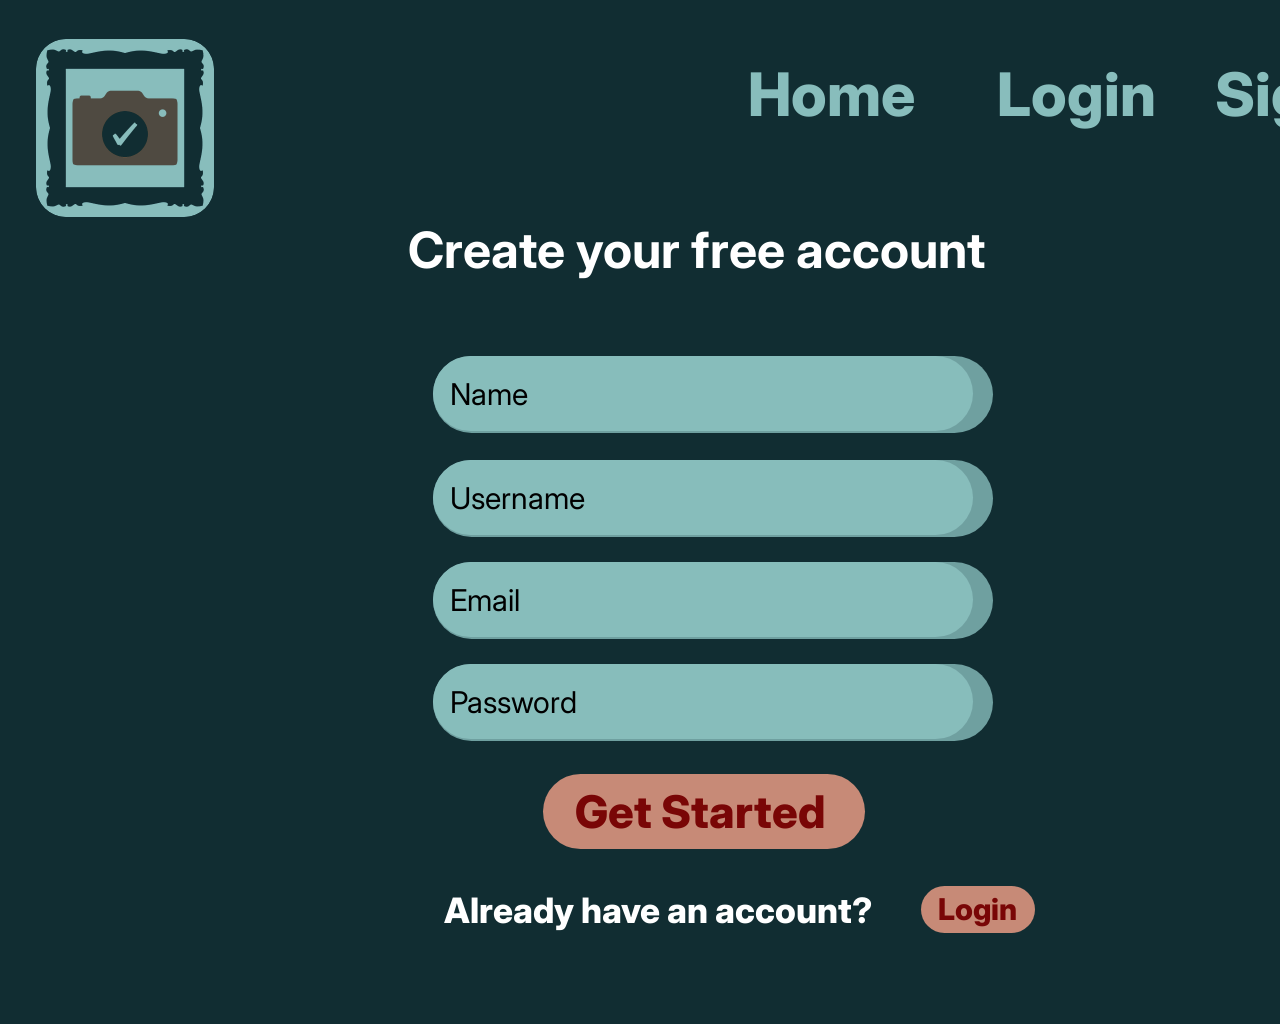
<file: templates/Desktop3.html>
<!DOCTYPE html>
<html>
<head>
    <meta charset="utf-8"/>
    <meta name="viewport" content="initial-scale=1, width=device-width"/>
    <link rel="stylesheet" href="../static/styles/global.css"/>
    <link rel="stylesheet" href="../static/styles/Desktop3.css"/>
    <link
            rel="stylesheet"
            href="https://fonts.googleapis.com/css2?family=Inter:wght@400;700;800&display=swap"
    />
    <link
            rel="stylesheet"
            href="https://fonts.googleapis.com/css2?family=Kite One:wght@400&display=swap"
    />
</head>
<body>
<form action="{{ url_for('signup') }}" method="post">
<div class="desktop-3">
    <div class="desktop-3-child"></div>
    <button class="untitled-1-2" id="untitled12" type="button"></button>

    <button class="rectangle-parent" type="button">
        <div class="frame-child">
            <input class="e-mail-id" type="text" placeholder="Email" id="email" name="email"/></div>
    </button>

    <button class="rectangle-group" type="button">
        <div class="frame-child">
            <input class="username" type="text" placeholder="Username" id="username" name="username"/></div>
    </button>

    <button class="rectangle-container" type="button">
        <div class="frame-child">
            <input class="name" type="text " placeholder="Name" id="name" name="name"/></div>
    </button>

    <button class="frame-button" type="button">
        <div class="frame-child">
            <input class="password" type="password" placeholder="Password" id="password" name="password"/></div>
    </button>

    <button class="login1" id="headloginbutton" type="button">Login
    </button
    >
    <button class="signup1" type="button">Signup
    </button
    >
    <button class="home1" id="frameButton6" type="button">Home</button>
    <div class="create-your-free">Create your free account</div>
    <button class="rectangle-parent1" id="frameButton4">
        <div class="frame-child1"></div>
        <div class="get-started">Get Started</div>
    </button>
    <div class="already-have-an">Already have an account?</div>
    <button class="rectangle-parent2" id="frameButton5" type="button">
        <div class="frame-child2"></div>
        <div class="login2">Login</div>
    </button>
</div>
</form>
<script>
    var untitled12 = document.getElementById("untitled12");
    if (untitled12) {
        untitled12.addEventListener("click", function (e) {
            window.location.href = "/";
        });
    }

    var frameButton4 = document.getElementById("frameButton4");
    if (frameButton4) {
        frameButton4.addEventListener("click", function (e) {
            // Please sync "Frame 1" to the project
        });
    }

    var frameButton5 = document.getElementById("frameButton5");
    if (frameButton5) {
        frameButton5.addEventListener("click", function (e) {
            window.location.href = "./Desktop2.html";
        });
    }

    var headloginbutton = document.getElementById("headloginbutton");
    if (headloginbutton) {
        headloginbutton.addEventListener("click", function (e) {
            window.location.href = "./Desktop2.html";
        });
    }

    var frameButton6 = document.getElementById("frameButton6");
    if (frameButton6) {
        frameButton6.addEventListener("click", function (e) {
            window.location.href = "./index.html";
        });
    }


</script>
</body>
</html>
</file>
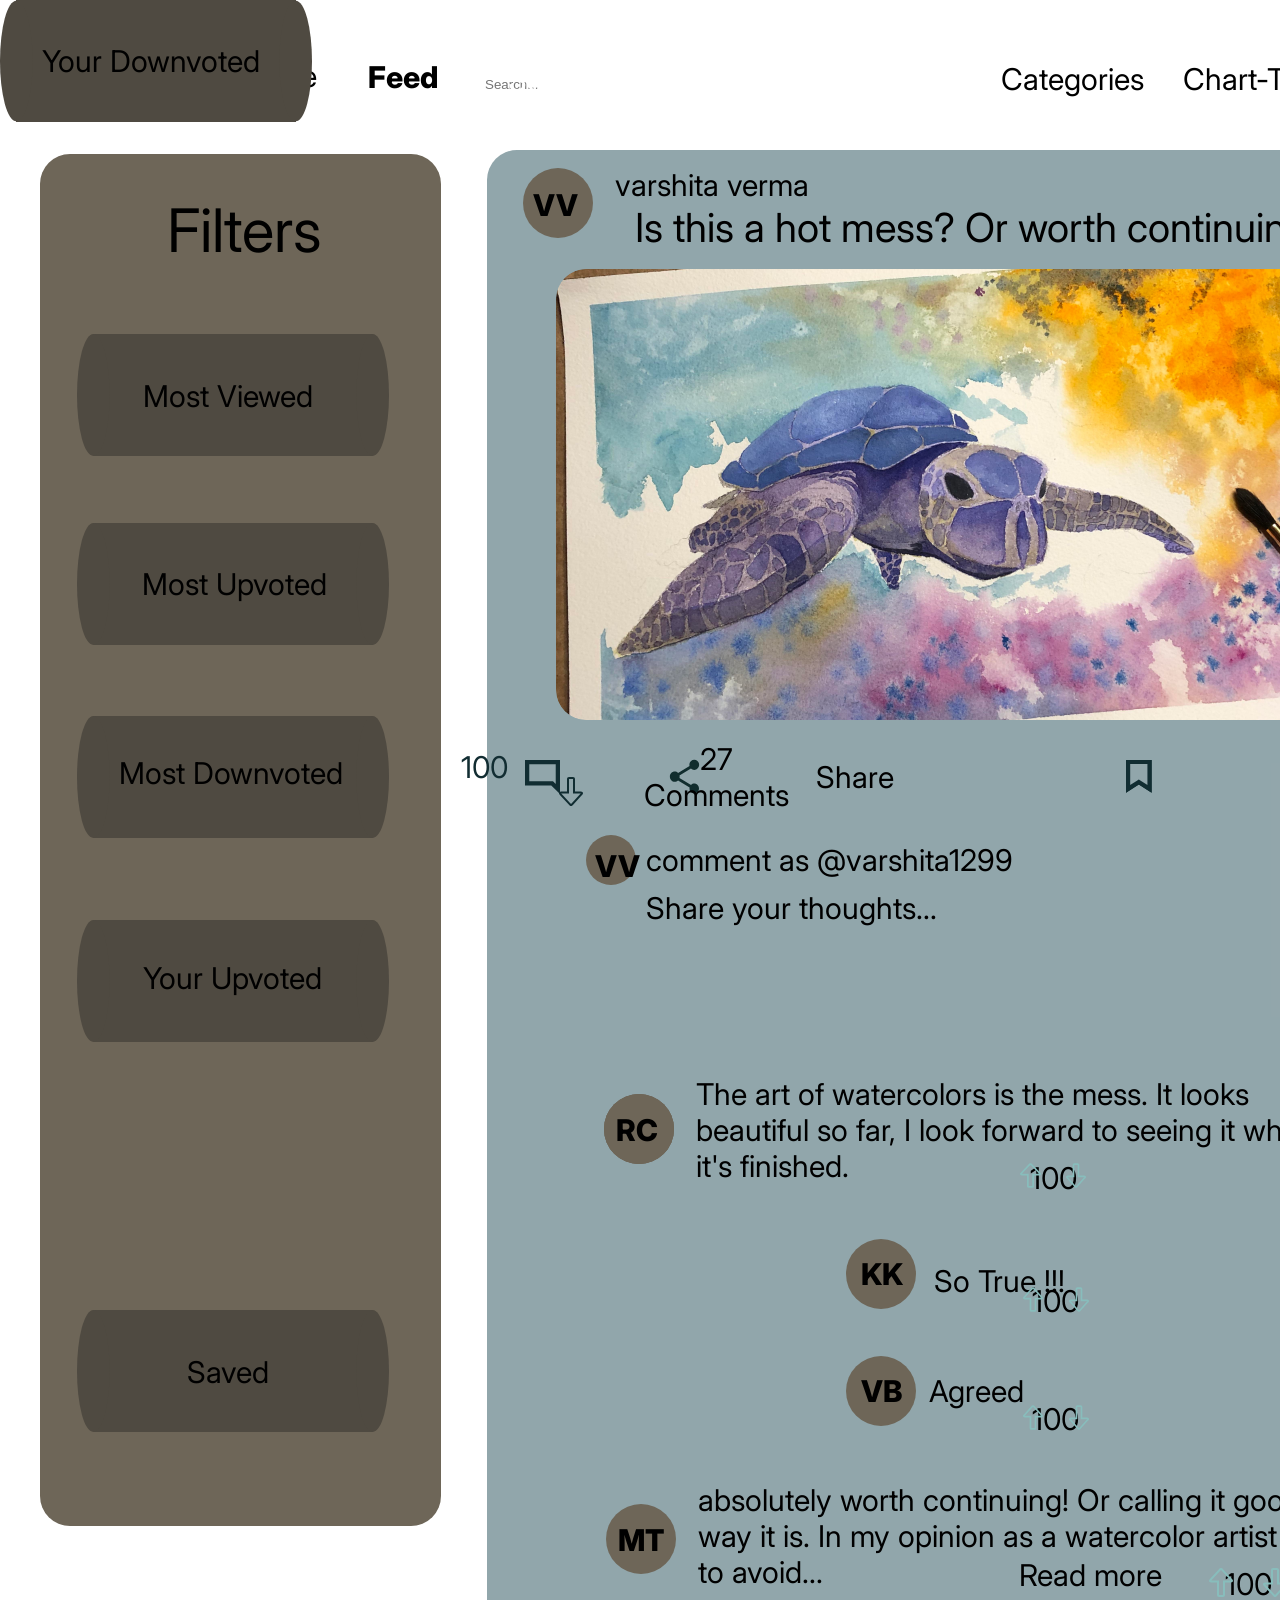
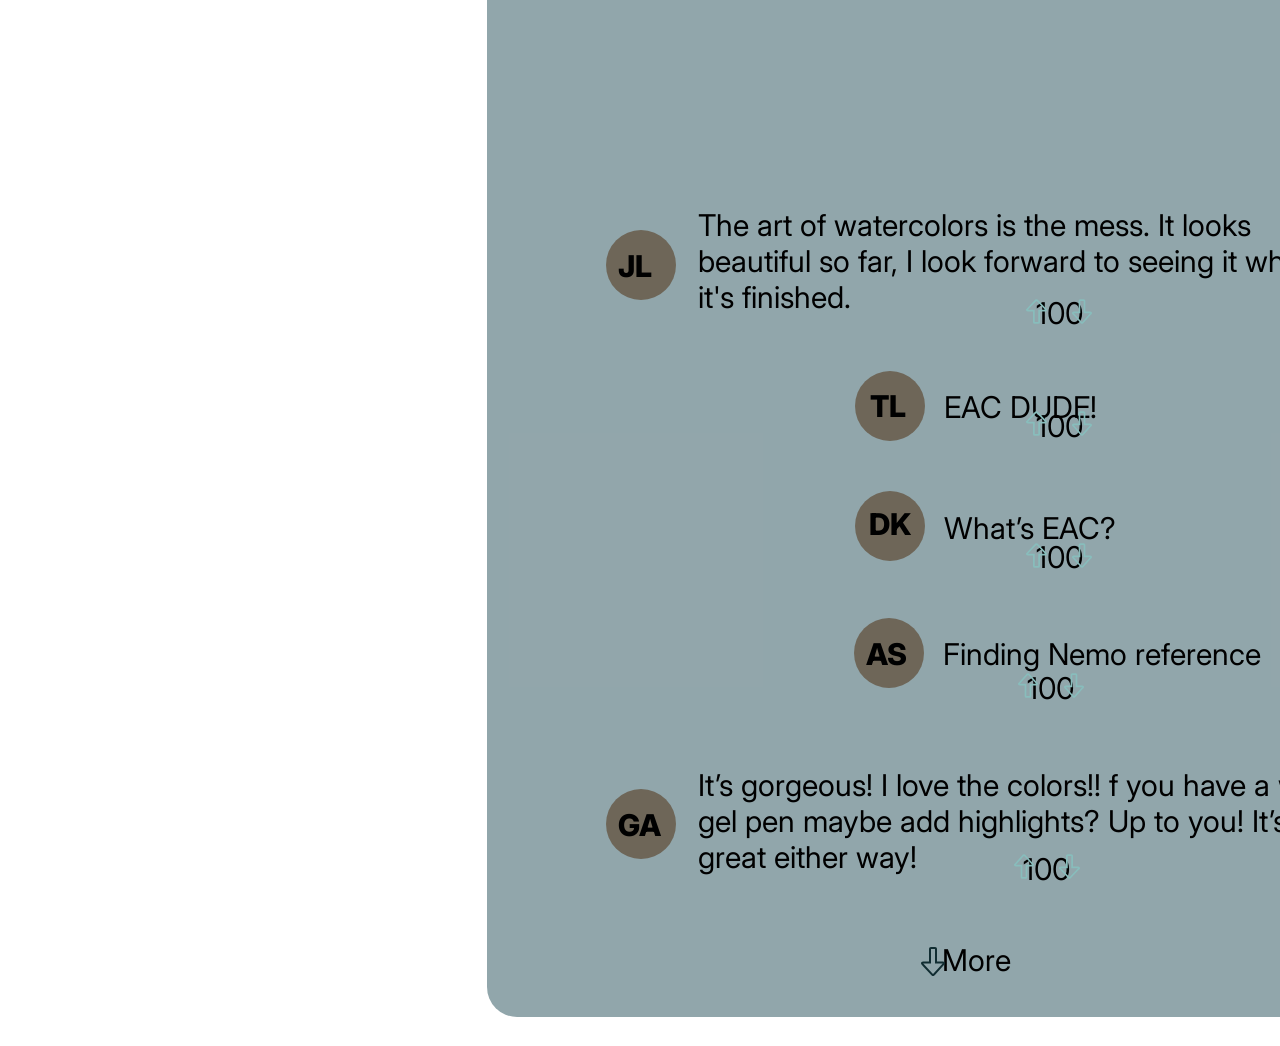
<file: templates/frame-44.html>
<!DOCTYPE html>
<html>
  <head>
    <meta charset="utf-8" />
    <meta name="viewport" content="initial-scale=1, width=device-width" />
    <link rel="stylesheet" href="../static/styles/global.css" />
    <link rel="stylesheet" href="../static/styles/frame-44.css" />
    <link
      rel="stylesheet"
      href="https://fonts.googleapis.com/css2?family=Inter:wght@400;700;800&display=swap"
    />
    <link
      rel="stylesheet"
      href="https://fonts.googleapis.com/css2?family=Kite One:wght@400&display=swap"
    />
    <link
      rel="stylesheet"
      href="https://fonts.googleapis.com/css2?family=Roboto:wght@400&display=swap"
    />
  </head>
  <body>
    <div class="rectangle-root">
      <div class="frame-child1"></div>
      <button class="create">Create</button
      ><button class="feed-wrapper"><div class="feed">Feed</div></button
      ><button class="home-wrapper"><div class="home1">Home</div></button
      ><input
        class="group-input"
        type="search"
        placeholder="Search..."
      /><button class="categories">Categories</button
      ><button class="chart-topping-wrapper">
        <div class="chart-topping">Chart-Topping</div></button
      ><button class="ellipse-parent">
        <img class="ellipse-icon" alt="" src="../static/styles/public/ellipse-19.svg" /><img
          class="untitled-1-1-icon"
          alt=""
          src="../static/styles/public/untitled1-1@2x.png"
        />
      </button>
      <div class="search">Search...</div>
      <img
        class="zr196zrlqnna1-1-icon"
        alt=""
        src="../static/styles/public/zr196zrlqnna1-1@2x.png"
      /><button class="icon-comment-square">
        <img
          class="vector-icon"
          alt=""
          src="../static/styles/public/-icon-comment-square.svg"
        /></button
      ><button class="icon-bookmark">
        <img class="vector-icon" alt="" src="../static/styles/public/vector.svg" /><img
          class="vector-icon"
          alt=""
          src="../static/styles/public/-icon-bookmark.svg"
        /></button
      ><button class="social">
        <img
          class="vector-icon"
          alt=""
          src="../static/styles/public/roundsocialshare.svg"
        /></button
      ><button class="comments">27 Comments</button
      ><button class="share">Share</button><button class="save">Save</button
      ><button class="free-icon-1-2-2">
        <img class="id-101-icon2" alt="" src="../static/styles/public/id-1012.svg" /></button
      ><button class="id-101-wrapper">
        <img class="vector-icon" alt="" src="../static/styles/public/id-1013.svg" />
      </button>
      <div class="div1">100</div>
      <button class="ellipse-group">
        <img class="ellipse-icon" alt="" src="../static/styles/public/ellipse-19.svg" />
        <div class="vv">VV</div>
      </button>
      <div class="free-icon-1-2-3"></div>
      <div class="is-this-a">Is this a hot mess? Or worth continuing?</div>
      <div class="varshita-verma">varshita verma</div>
      <button class="ellipse-container">
        <img class="ellipse-icon" alt="" src="../static/styles/public/ellipse-19.svg" />
        <div class="vv1">VV</div></button
      ><img
        class="icon-bookmark2"
        alt=""
        src="../static/styles/public/-icon-bookmark1.svg"
      /><img class="icons" alt="" src="../static/styles/public/icons.svg" /><img
        class="icon-comment-square2"
        alt=""
        src="../static/styles/public/-icon-comment-square1.svg"
      /><img class="vector-icon1" alt="" src="../static/styles/public/vector1.svg" />
      <div class="frame-child4"></div>
      <div class="frame-child5"></div>
      <div class="frame-child6"></div>
      <div class="frame-child7"></div>
      <div class="frame-child8"></div>
      <div class="frame-child9"></div>
      <div class="frame-child10"></div>
      <div class="frame-child11"></div>
      <img class="frame-child12" alt="" src="../static/styles/public/ellipse-19.svg" />
      <div class="rc">VV</div>
      <img class="frame-child13" alt="" src="../static/styles/public/ellipse-19.svg" />
      <div class="vb">VB</div>
      <img class="frame-child14" alt="" src="../static/styles/public/ellipse-19.svg" />
      <div class="jl">JL</div>
      <img class="frame-child12" alt="" src="../static/styles/public/ellipse-19.svg" />
      <div class="rc">VV</div>
      <img class="frame-child12" alt="" src="../static/styles/public/ellipse-19.svg" />
      <div class="rc">RC</div>
      <img class="frame-child17" alt="" src="../static/styles/public/ellipse-19.svg" />
      <div class="tl">TL</div>
      <img class="frame-child18" alt="" src="../static/styles/public/ellipse-19.svg" />
      <div class="kk">KK</div>
      <img class="frame-child19" alt="" src="../static/styles/public/ellipse-19.svg" />
      <div class="dk">DK</div>
      <img class="frame-child20" alt="" src="../static/styles/public/ellipse-19.svg" />
      <div class="as">AS</div>
      <img class="frame-child21" alt="" src="../static/styles/public/ellipse-19.svg" />
      <div class="ga">GA</div>
      <div class="the-art-of">
        The art of watercolors is the mess. It looks beautiful so far, I look
        forward to seeing it when it's finished.
      </div>
      <div class="eac-dude">EAC DUDE!</div>
      <div class="agreed">Agreed</div>
      <div class="so-true">So True !!!</div>
      <div class="div2">100</div>
      <img class="id-101-icon4" alt="" src="../static/styles/public/id-101.svg" /><img
        class="id-101-icon5"
        alt=""
        src="../static/styles/public/id-1011.svg"
      />
      <div class="frame-child22"></div>
      <div class="reply1">Reply...</div>
      <div class="div3">100</div>
      <img class="id-101-icon6" alt="" src="../static/styles/public/id-101.svg" /><img
        class="id-101-icon7"
        alt=""
        src="../static/styles/public/id-1011.svg"
      />
      <div class="frame-child23"></div>
      <div class="reply2">Reply...</div>
      <div class="div4">100</div>
      <img class="id-101-icon8" alt="" src="../static/styles/public/id-101.svg" /><img
        class="id-101-icon9"
        alt=""
        src="../static/styles/public/id-1011.svg"
      />
      <div class="frame-child24"></div>
      <div class="reply3">Reply...</div>
      <div class="div5">100</div>
      <img class="id-101-icon10" alt="" src="../static/styles/public/id-101.svg" /><img
        class="id-101-icon11"
        alt=""
        src="../static/styles/public/id-1011.svg"
      />
      <div class="frame-child25"></div>
      <div class="reply4">Reply...</div>
      <div class="div6">100</div>
      <img class="id-101-icon12" alt="" src="../static/styles/public/id-101.svg" /><img
        class="id-101-icon13"
        alt=""
        src="../static/styles/public/id-1011.svg"
      />
      <div class="frame-child26"></div>
      <div class="reply5">Reply...</div>
      <div class="div7">100</div>
      <img class="id-101-icon14" alt="" src="../static/styles/public/id-101.svg" /><img
        class="id-101-icon15"
        alt=""
        src="../static/styles/public/id-1011.svg"
      />
      <div class="frame-child27"></div>
      <div class="reply6">Reply...</div>
      <div class="div8">100</div>
      <img class="id-101-icon16" alt="" src="../static/styles/public/id-101.svg" /><img
        class="id-101-icon17"
        alt=""
        src="../static/styles/public/id-1011.svg"
      />
      <div class="frame-child28"></div>
      <div class="reply7">Reply...</div>
      <div class="div9">100</div>
      <img class="id-101-icon18" alt="" src="../static/styles/public/id-101.svg" /><img
        class="id-101-icon19"
        alt=""
        src="../static/styles/public/id-1011.svg"
      />
      <div class="frame-child29"></div>
      <div class="reply8">Reply...</div>
      <div class="whats-eac">
        <p class="finding-nemo-reference">What’s EAC?</p>
      </div>
      <div class="finding-nemo-reference-container">
        <p class="finding-nemo-reference">Finding Nemo reference</p>
      </div>
      <div class="the-art-of1">
        The art of watercolors is the mess. It looks beautiful so far, I look
        forward to seeing it when it's finished.
      </div>
      <div class="its-gorgeous-i-container">
        <p class="finding-nemo-reference">
          It’s gorgeous! I love the colors!! f you have a white gel pen maybe
          add highlights? Up to you! It’s great either way!
        </p>
      </div>
      <div class="frame-wrapper">
        <div class="rectangle-container">
          <div class="frame-child30"></div>
          <img class="frame-child31" alt="" src="../static/styles/public/ellipse-19.svg" />
          <div class="mt1">MT</div>
          <div class="absolutely-worth-continuing">
            absolutely worth continuing! Or calling it good the way it is. In my
            opinion as a watercolor artist I try to avoid...
          </div>
          <div class="div10">100</div>
          <img class="id-101-icon20" alt="" src="../static/styles/public/id-101.svg" /><img
            class="id-101-icon21"
            alt=""
            src="../static/styles/public/id-1011.svg"
          />
          <div class="frame-child32"></div>
          <div class="reply9">Reply...</div>
          <div class="frame-div" id="frameContainer">
            <div class="frame-child33"></div>
            <div class="read-more">Read more</div>
          </div>
        </div>
      </div>
      <div class="group-div">
        <div class="group-child"></div>
        <div class="more">More</div>
        <img class="id-101-icon22" alt="" src="../static/styles/public/id-1014.svg" />
      </div>
      <div class="frame-child34"></div>
      <div class="comment-as-varshita1299">comment as @varshita1299</div>
      <img class="frame-child35" alt="" src="../static/styles/public/ellipse-18.svg" />
      <div class="vv4">VV</div>
      <div class="share-your-thoughts">Share your thoughts...</div>
      <div class="dom-cxjtv9qip6m-unsplash-2"></div>
      <div class="categories1">Categories</div>
      <div class="frame-child36"></div>
      <div class="frame-child37"></div>
      <div class="filters">Filters</div>
      <button class="group-parent">
        <img class="group-icon" alt="" src="../static/styles/public/group-54.svg" />
        <div class="most-viewed">Most Viewed</div></button
      ><button class="group-container">
        <img class="group-icon" alt="" src="../static/styles/public/group-54.svg" />
        <div class="most-viewed">Saved</div></button
      ><button class="frame-button">
        <img class="group-icon" alt="" src="../static/styles/public/group-54.svg" />
        <div class="most-upvoted">Most Upvoted</div></button
      ><button class="group-parent1">
        <img class="group-icon" alt="" src="../static/styles/public/group-54.svg" />
        <div class="most-downvoted">Most Downvoted</div></button
      ><button class="group-parent2">
        <img class="group-icon" alt="" src="../static/styles/public/group-54.svg" />
        <div class="your-upvoted">Your Upvoted</div></button
      ><button class="group-parent3">
        <button class="group-button">
          <div class="group-item"></div>
          <img class="group-inner" alt="" src="../static/styles/public/ellipse-1.svg" /><img
            class="group-child1"
            alt=""
            src="../static/styles/public/ellipse-2.svg"
          />
        </button>
        <div class="your-downvoted">Your Downvoted</div>
      </button>
    </div>

    <div id="frameContainer" class="popup-overlay" style="display: none">
      <div class="rectangle-parent">
        <div class="frame-child" id="popuprectangle"></div>
        <img class="frame-item" alt="" src="../static/styles/public/ellipse-19.svg" />
        <div class="mt">MT</div>
        <div class="absolutely-worth-continuing-container">
          <span
            >absolutely worth continuing! Or calling it good the way it is. In
            my opinion as a watercolor artist I try to avoid criticism from
            realism watercolor because i have an entirely different</span
          ><span class="span1"> </span
          ><span>
            style. I can still tell it’s a turtle, and how bold and bright the
            colors are!</span
          >
        </div>
        <div class="div">100</div>
        <img class="id-101-icon" alt="" src="../static/styles/public/id-101.svg" /><img
          class="id-101-icon1"
          alt=""
          src="../static/styles/public/id-1011.svg"
        />
        <div class="frame-inner"></div>
        <div class="reply">Reply...</div>
        <div class="rectangle-group">
          <div class="rectangle-div" id="popuprectangle2"></div>
          <div class="read-less">Read less</div>
        </div>
      </div>
    </div>

    <script>
      var popuprectangle = document.getElementById("popuprectangle");
      if (popuprectangle) {
        popuprectangle.addEventListener("click", function (e) {
          window.location.href = "frame-44.html";
        });
      }
      
      var popuprectangle2 = document.getElementById("popuprectangle2");
      if (popuprectangle2) {
        popuprectangle2.addEventListener("click", function (e) {
          window.location.href = "frame-44.html";
        });
      }
      
      var frameContainer = document.getElementById("frameContainer");
      if (frameContainer) {
        frameContainer.addEventListener("click", function () {
          var popup = document.getElementById("frameContainer");
          if (!popup) return;
          var popupStyle = popup.style;
          if (popupStyle) {
            popupStyle.display = "flex";
            popupStyle.zIndex = 100;
            popupStyle.backgroundColor = "rgba(113, 113, 113, 0.3)";
            popupStyle.alignItems = "center";
            popupStyle.justifyContent = "center";
          }
          popup.setAttribute("closable", "");
      
          var onClick =
            popup.onClick ||
            function (e) {
              if (e.target === popup && popup.hasAttribute("closable")) {
                popupStyle.display = "none";
              }
            };
          popup.addEventListener("click", onClick);
        });
      }
      </script>
  </body>
</html>
</file>
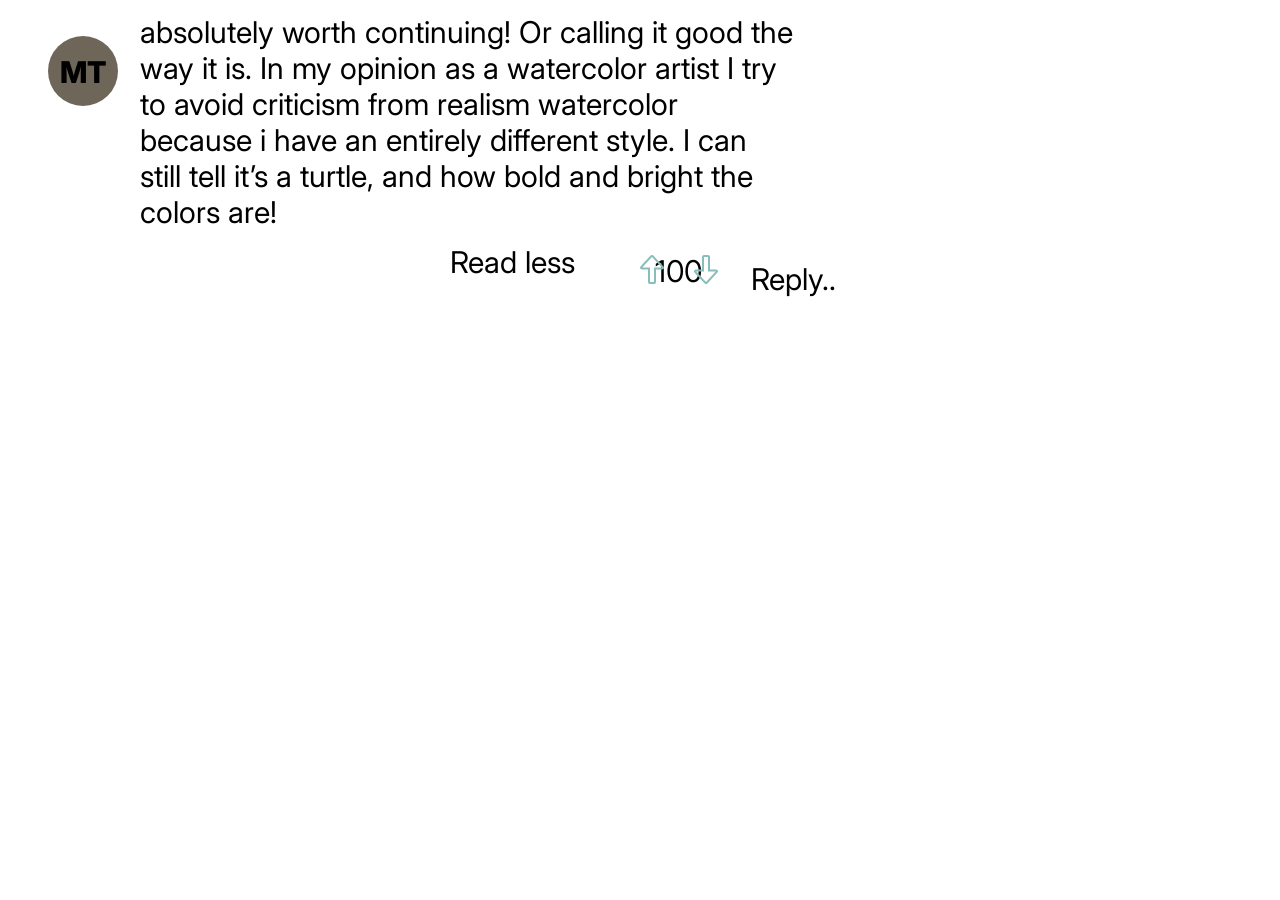
<file: templates/frame-85.html>
<!DOCTYPE html>
<html>
  <head>
    <meta charset="utf-8" />
    <meta name="viewport" content="initial-scale=1, width=device-width" />
    <link rel="stylesheet" href="../static/styles/global.css" />
    <link rel="stylesheet" href="../static/styles/frame-85.css" />
    <link
      rel="stylesheet"
      href="https://fonts.googleapis.com/css2?family=Inter:wght@400;700;800&display=swap"
    />
    <link
      rel="stylesheet"
      href="https://fonts.googleapis.com/css2?family=Kite One:wght@400&display=swap"
    />
    <link
      rel="stylesheet"
      href="https://fonts.googleapis.com/css2?family=Roboto:wght@400&display=swap"
    />
  </head>
  <body>
    <div class="rectangle-parent">
      <div class="frame-child" id="popuprectangle"></div>
      <img class="frame-item" alt="" src="../static/styles/public/ellipse-19.svg" />
      <div class="mt">MT</div>
      <div class="absolutely-worth-continuing-container">
        <span
          >absolutely worth continuing! Or calling it good the way it is. In my
          opinion as a watercolor artist I try to avoid criticism from realism
          watercolor because i have an entirely different</span
        ><span class="span1"> </span
        ><span>
          style. I can still tell it’s a turtle, and how bold and bright the
          colors are!</span
        >
      </div>
      <div class="div">100</div>
      <img class="id-101-icon" alt="" src="../static/styles/public/id-101.svg" /><img
        class="id-101-icon1"
        alt=""
        src="../static/styles/public/id-1011.svg"
      />
      <div class="frame-inner"></div>
      <div class="reply">Reply...</div>
      <div class="rectangle-group">
        <div class="rectangle-div" id="popuprectangle2"></div>
        <div class="read-less">Read less</div>
      </div>
    </div>

    <script>
      var popuprectangle = document.getElementById("popuprectangle");
      if (popuprectangle) {
        popuprectangle.addEventListener("click", function (e) {
          window.location.href = "./frame-44.html";
        });
      }
      
      var popuprectangle2 = document.getElementById("popuprectangle2");
      if (popuprectangle2) {
        popuprectangle2.addEventListener("click", function (e) {
          window.location.href = "./frame-44.html";
        });
      }
      </script>
  </body>
</html>
</file>
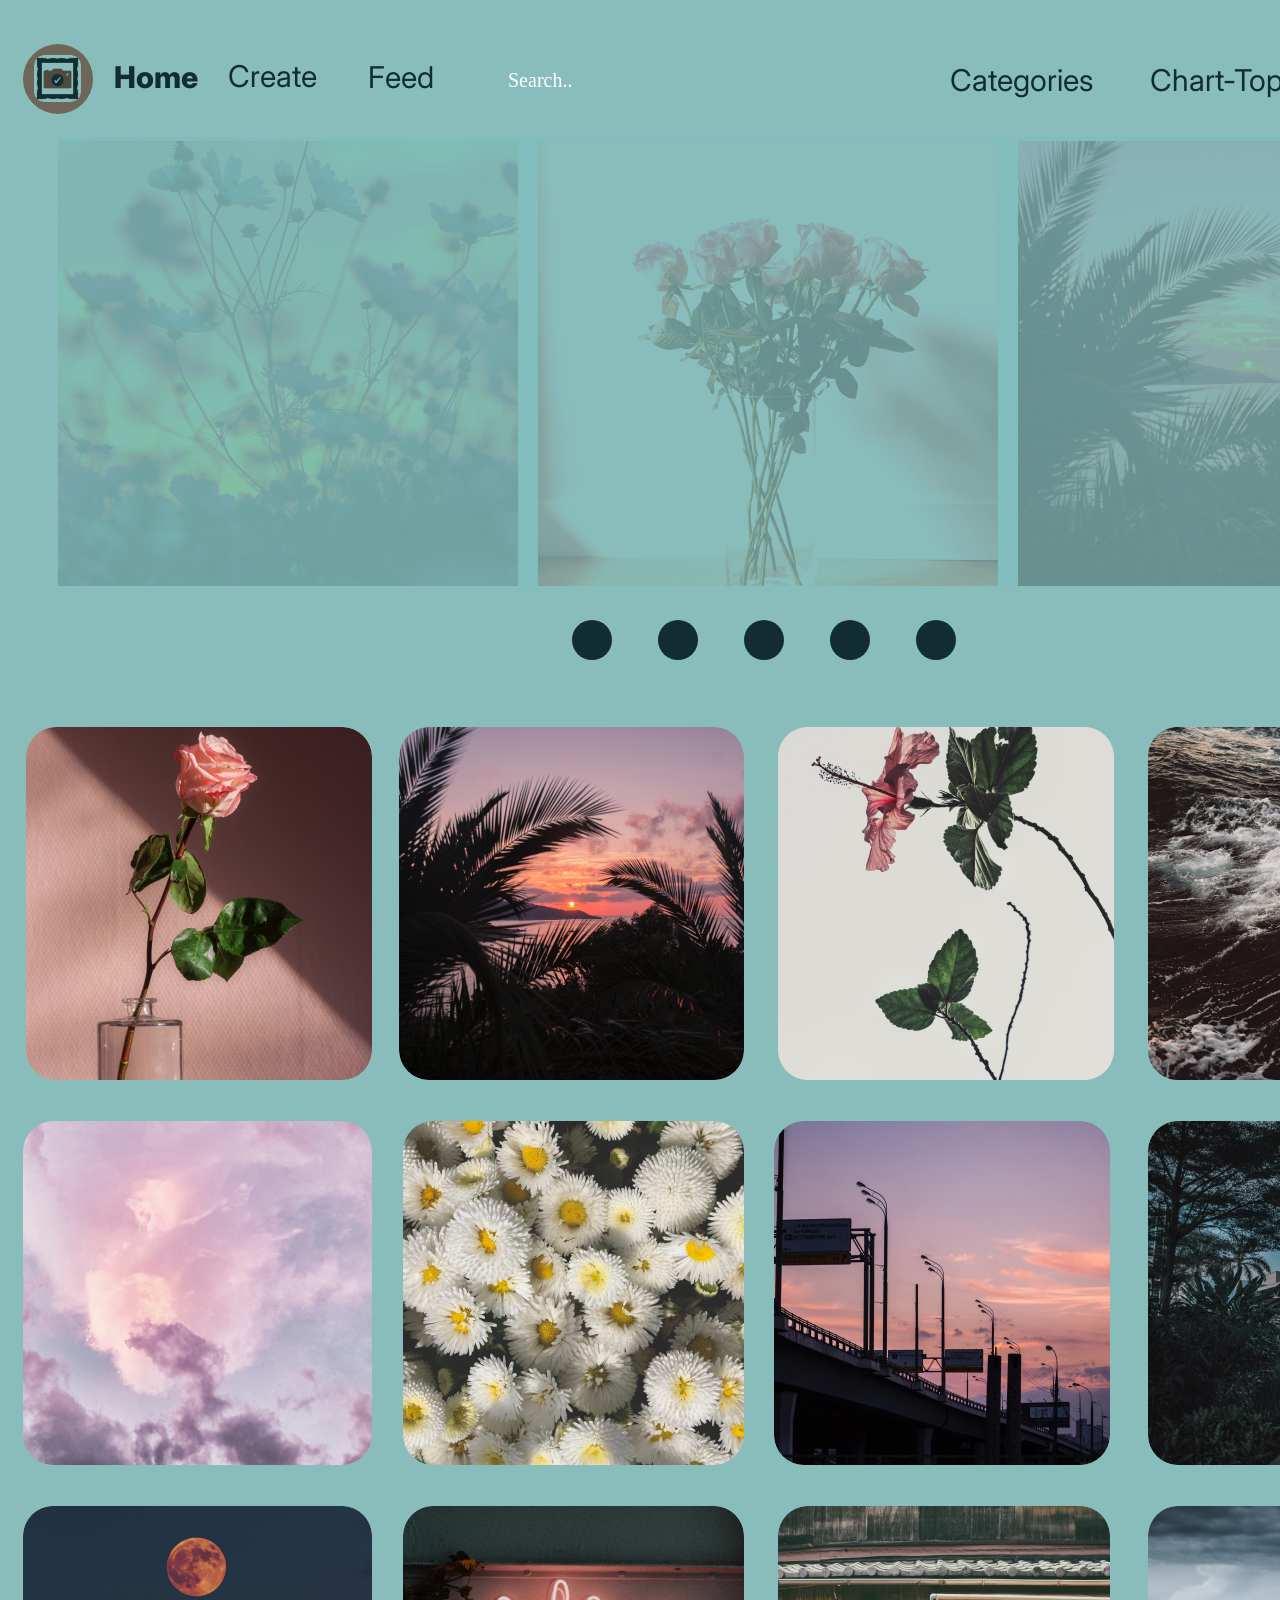
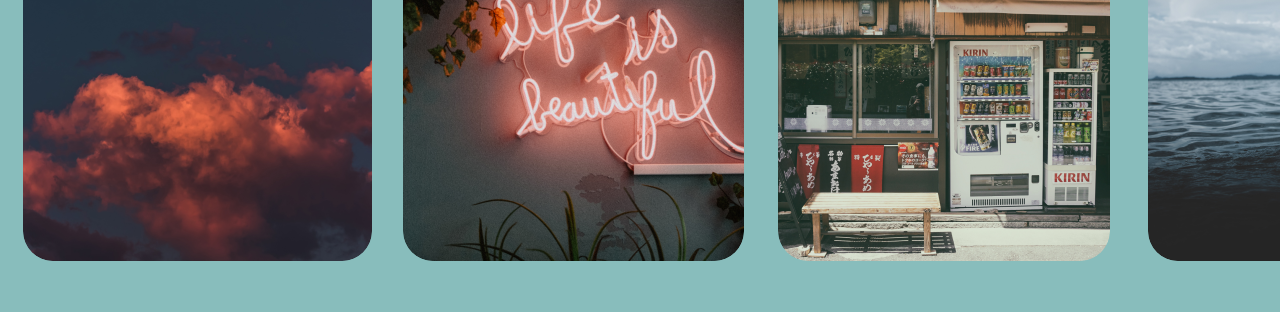
<file: templates/mainhome.html>
<!DOCTYPE html>
<html>
  <head>
    <meta charset="utf-8" />
    <meta name="viewport" content="initial-scale=1, width=device-width" />
    <link rel="stylesheet" href="../static/styles/global.css" />
    <link rel="stylesheet" href="../static/styles/mainhome.css" />
    <link
      rel="stylesheet"
      href="https://fonts.googleapis.com/css2?family=Inter:wght@400;700;800&display=swap"
    />
    <link
      rel="stylesheet"
      href="https://fonts.googleapis.com/css2?family=Kite One:wght@400&display=swap"
    />
    <link
      rel="stylesheet"
      href="https://fonts.googleapis.com/css2?family=Roboto:wght@400&display=swap"
    />
  </head>
  <body>
    <div class="create-parent">
      <button class="create">Create</button> 
      <button class="feed-wrapper"><div class="feed">Feed</div></button>
      <button class="home-wrapper"><div class="home1">Home</div></button>
      
      <input class="frame-child" type="text" /><img
        class="frame-item"
        alt=""
        src="../static/styles/public/ellipse-3.svg"
      /><button class="categories">Categories</button
      >
      <button class="chart-topping-wrapper">
        <button class="chart-topping">Chart-Topping</button></button
      >
      
      <img
        class="davi-moreira-t7itprh7kkg-unspl-icon"
        alt=""
        src="../static/styles/public/davimoreirat7itprh7kkgunsplash@2x.png"
      /><img
        class="aachal-6gevjezjmg8-unsplash-icon"
        alt=""
        src="../static/styles/public/aachal6gevjezjmg8unsplash@2x.png"
      /><img
        class="eberhard-grossgasteiger-nvesrd-icon"
        alt=""
        src="../static/styles/public/eberhardgrossgasteigernvesrdbsrl4unsplash@2x.png"
      /><img
        class="dom-cxjtv9qip6m-unsplash-1-icon"
        alt=""
        src="../static/styles/public/domcxjtv9qip6munsplash-1@2x.png"
      /><img
        class="aleksandr-popov-uujzcuhufyi-un-icon"
        alt=""
        src="../static/styles/public/aleksandrpopovuujzcuhufyiunsplash@2x.png"
      /><img
        class="lily-6gpwolpx7jg-unsplash-icon"
        alt=""
        src="../static/styles/public/lily6gpwolpx7jgunsplash@2x.png"
      /><img
        class="katarzyna-grabowska-rmygcai-z-icon"
        alt=""
        src="../static/styles/public/katarzynagrabowskarmygcai-zuunsplash@2x.png"
      /><img
        class="altinay-dinc-llueltl5mk4-unspl-icon"
        alt=""
        src="../static/styles/public/altinaydincllueltl5mk4unsplash@2x.png"
      /><img
        class="stormseeker-rx12b5ux7qm-unspla-icon"
        alt=""
        src="../static/styles/public/stormseekerrx12b5ux7qmunsplash@2x.png"
      /><img
        class="daniel-tseng-w9kq9suaby4-unspl-icon"
        alt=""
        src="../static/styles/public/danieltsengw9kq9suaby4unsplash-1@2x.png"
      /><img
        class="aleksandr-popov-5tsvxcrfi-i-un-icon"
        alt=""
        src="../static/styles/public/aleksandrpopov5tsvxcrfi-iunsplash-1@2x.png"
      />
      <div class="frame-inner"></div>
      <img
        class="tirza-van-dijk-cnguw-cesp0-uns-icon"
        alt=""
        src="../static/styles/public/tirzavandijkcnguwcesp0unsplash@2x.png"
      />
      
      <button class="untitled-1-1" id="logotohome"></button>
      
      <div class="search">Search..</div>
      
      
      
      <button class="ellipse-parent">
        <img class="ellipse-icon" alt="" src="../static/styles/public/ellipse-3.svg" />
        <div class="vv">VV</div></button
      >
      <img class="frame-child1" alt="" src="../static/styles/public/ellipse-22.svg" /><img
        class="frame-child2"
        alt=""
        src="../static/styles/public/ellipse-22.svg"
      /><img class="frame-child3" alt="" src="../static/styles/public/ellipse-22.svg" /><img
        class="frame-child4"
        alt=""
        src="../static/styles/public/ellipse-22.svg"
      /><img class="frame-child5" alt="" src="../static/styles/public/ellipse-22.svg" /><img
        class="frame-icon"
        alt=""
        src="../static/styles/public/frame-102@2x.png"
      />
    <script>
      
      var logotohome = document.getElementById("logotohome");
      if (logotohome) {
        logotohome.addEventListener("click", function (e) {
          window.location.href = "./index.html";
        });
        }

      </script>
    </div>
  </body>
</html>
</file>
<file: static/styles/global.css>
body {
  margin: 0;
  line-height: normal;
}

:root {
  /* fonts */
  --font-kite-one: "Kite One";
  --font-inter: Inter;

  /* font sizes */
  --font-size-61xl: 80px;
  --font-size-41xl: 60px;
  --font-size-11xl: 30px;
  --font-size-16xl: 35px;
  --font-size-26xl: 45px;

  /* Colors */
  --color-darkslategray: #112d32;
  --color-cadetblue-100: #88bdbc;
  --color-maroon: #790606;
  --color-darksalmon: rgba(245, 162, 137, 0.8);
  --color-white: #fff;
  --color-black: #000;

  /* border radiuses */
  --br-11xl: 30px;
  --br-27xl: 46px;
}
</file>
<file: static/styles/Desktop3.css>
.desktop-3-child,
.untitled-1-2 {
  position: absolute;
  top: 98px;
  left: 1174px;
  width: 81px;
  height: 32px;
}
.untitled-1-2 {
  cursor: pointer;
  border: 0;
  padding: 0;
  background-color: transparent;
  top: 39px;
  left: 36px;
  border-radius: var(--br-11xl);
  width: 178px;
  height: 178px;
  background-image: url(public/untitled12@3x.png);
  background-size: cover;
  background-repeat: no-repeat;
  background-position: top;
}
.frame-child {
  position: absolute;
  top: 0;
  left: 0;
  border-radius: var(--br-27xl);
  background-color: var(--color-cadetblue-100);
  width: 540px;
  height: 75px;
}
.e-mail-id {
  border: 0;
  background-color: rgba(136, 189, 188, 0.8);
  position: absolute;
  top: 0;
  left: 0;
  border-radius: var(--br-27xl);
  width: 541px;
  height: 75px;
}
.rectangle-parent {
  cursor: pointer;
  border: 0;
  padding: 0;
  background-color: transparent;
  position: absolute;
  top: 562px;
  left: 433px;
  width: 540px;
  height: 75px;
}
.username {
  border: 0;
  background-color: rgba(136, 189, 188, 0.8);
  position: absolute;
  top: 0;
  left: 0;
  border-radius: var(--br-27xl);
  width: 541px;
  height: 75px;
  
}
.rectangle-group {
  cursor: pointer;
  border: 0;
  padding: 0;
  background-color: transparent;
  position: absolute;
  top: 460px;
  left: 433px;
  width: 540px;
  height: 75px;
}
.name {
  border: 0;
  background-color: rgba(136, 189, 188, 0.8);
  position: absolute;
  top: 0;
  left: 0;
  border-radius: var(--br-27xl);
  width: 541px;
  height: 75px;
}
.rectangle-container {
  cursor: pointer;
  border: 0;
  padding: 0;
  background-color: transparent;
  position: absolute;
  top: 356px;
  left: 433px;
  width: 540px;
  height: 75px;
}
.password {
  border: 0;
  background-color: rgba(136, 189, 188, 0.8);
  position: absolute;
  top: 0;
  left: 0;
  border-radius: var(--br-27xl);
  width: 541px;
  height: 75px;
}
.frame-button,
.home1,
.login1,
.signup1 {
  cursor: pointer;
  border: 0;
  padding: 0;
  background-color: transparent;
  position: absolute;
  top: 664px;
  left: 433px;
  width: 540px;
  height: 75px;
}
.home1,
.login1,
.signup1 {
  top: 57px;
  left: 997px;
  font-size: var(--font-size-41xl);
  font-weight: 800;
  font-family: var(--font-inter);
  color: var(--color-cadetblue-100);
  text-align: left;
  display: inline-block;
  width: 174px;
  height: 73px;
}
.home1,
.signup1 {
  left: 1215px;
  width: 226px;
}
.home1 {
  left: 748px;
  width: 174px;
}
.create-your-free {
  position: absolute;
  top: 217px;
  left: 408px;
  font-weight: 700;
  display: flex;
  align-items: center;
  width: 651px;
  height: 66px;
}
.frame-child1 {
  position: absolute;
  top: 0;
  left: 0;
  border-radius: var(--br-27xl);
  background-color: var(--color-darksalmon);
  width: 322px;
  height: 75px;
}
.get-started {
  position: absolute;
  top: 16px;
  left: 32px;
  font-size: var(--font-size-26xl);
  font-weight: 800;
  font-family: var(--font-inter);
  color: var(--color-maroon);
  text-align: left;
  display: flex;
  align-items: center;
  width: 269px;
  height: 42px;
}
.rectangle-parent1 {
  cursor: pointer;
  border: 0;
  padding: 0;
  background-color: transparent;
  position: absolute;
  top: 774px;
  left: 543px;
  width: 322px;
  height: 75px;
}
.already-have-an {
  position: absolute;
  top: 881px;
  left: 444px;
  font-size: var(--font-size-16xl);
  font-weight: 800;
  display: flex;
  align-items: center;
  width: 447px;
  height: 57px;
}
.frame-child2 {
  position: absolute;
  top: 0;
  left: 0;
  border-radius: var(--br-27xl);
  background-color: var(--color-darksalmon);
  width: 114px;
  height: 47px;
}
.login2 {
  position: absolute;
  top: 5px;
  left: 17px;
  font-size: var(--font-size-11xl);
  font-weight: 800;
  font-family: var(--font-inter);
  color: var(--color-maroon);
  text-align: left;
}
.rectangle-parent2 {
  cursor: pointer;
  border: 0;
  padding: 0;
  background-color: transparent;
  position: absolute;
  top: 886px;
  left: 921px;
  width: 114px;
  height: 47px;
}
.desktop-3 {
  position: relative;
  background-color: var(--color-darkslategray);
  width: 100%;
  height: 1024px;
  overflow: hidden;
  text-align: left;
  font-size: 50px;
  color: var(--color-white);
  font-family: var(--font-inter);
}

input {
  border: #000;
  padding-left: 17px;
  font-size: var(--font-size-11xl);
  width: 100%;
}

input::placeholder {
  position: absolute;
  top: 20px;
  left: 17px;
  font-size: var(--font-size-11xl);
  display: flex;
  font-family: var(--font-inter);
  color: var(--color-black);
  text-align: left;
  align-items: center;
  width: 391px;
  height: 58px;
}
input {
  font-family: sans-serif;
}
</file>
<file: static/styles/frame-44.css>
.frame-child1 {
  position: absolute;
  top: 150px;
  left: 487px;
  border-radius: var(--br-11xl);
  background-color: rgba(37, 78, 88, 0.5);
  width: 987px;
  height: 2467px;
}
.create {
  cursor: pointer;
  border: 0;
  padding: 0;
  background-color: transparent;
  position: absolute;
  top: 58px;
  left: 228px;
  font-size: var(--font-size-11xl);
  font-family: var(--font-inter);
  color: var(--color-darkslategray-100);
  text-align: left;
  display: inline-block;
  width: 99px;
  height: 33px;
}
.feed,
.feed-wrapper {
  position: absolute;
  width: 73px;
  height: 32px;
}
.feed {
  top: 0;
  left: 0;
  font-size: var(--font-size-11xl);
  font-weight: 800;
  font-family: var(--font-inter);
  color: var(--color-darkslategray-100);
  text-align: left;
  display: inline-block;
}
.feed-wrapper {
  cursor: pointer;
  border: 0;
  padding: 0;
  background-color: transparent;
  top: 59px;
  left: 368px;
}
.home1 {
  position: absolute;
  top: 0;
  left: 0;
  font-size: var(--font-size-11xl);
  font-family: var(--font-inter);
  color: var(--color-darkslategray-100);
  text-align: left;
  display: inline-block;
  width: 89px;
  height: 41px;
}
.categories,
.group-input,
.home-wrapper {
  border: 0;
  background-color: transparent;
  position: absolute;
}
.home-wrapper {
  cursor: pointer;
  padding: 0;
  top: 59px;
  left: 114px;
  width: 81px;
  height: 32px;
}
.categories,
.group-input {
  top: 58px;
  left: 483px;
  width: 484px;
  height: 52px;
}
.categories {
  cursor: pointer;
  padding: 0;
  top: 61px;
  left: 1001px;
  font-size: var(--font-size-11xl);
  font-family: var(--font-inter);
  color: var(--color-darkslategray-100);
  text-align: left;
  display: inline-block;
  width: 159px;
  height: 30px;
}
.chart-topping,
.chart-topping-wrapper {
  position: absolute;
  width: 209px;
  height: 30px;
}
.chart-topping {
  top: 0;
  left: 0;
  font-size: var(--font-size-11xl);
  font-family: var(--font-inter);
  color: var(--color-darkslategray-100);
  text-align: left;
  display: inline-block;
}
.chart-topping-wrapper {
  cursor: pointer;
  border: 0;
  padding: 0;
  background-color: transparent;
  top: 61px;
  left: 1183px;
}
.ellipse-icon {
  position: absolute;
  top: 0;
  left: 0;
  width: 70px;
  height: 70px;
}
.untitled-1-1-icon {
  position: absolute;
  top: 11px;
  left: 11px;
  width: 47px;
  height: 47px;
  object-fit: cover;
}
.ellipse-parent {
  cursor: pointer;
  border: 0;
  padding: 0;
  background-color: transparent;
  position: absolute;
  top: 44px;
  left: 23px;
  width: 70px;
  height: 70px;
}
.search {
  position: absolute;
  top: 67px;
  left: 508px;
  font-size: var(--font-size-xl);
  line-height: 27.5px;
  font-family: var(--font-roboto);
  color: #fff;
  display: inline-block;
  width: 286px;
  height: 38px;
}
.zr196zrlqnna1-1-icon {
  position: absolute;
  top: 269px;
  left: 556px;
  border-radius: var(--br-11xl);
  width: 815px;
  height: 451px;
  object-fit: cover;
}
.icon-comment-square {
  cursor: pointer;
  border: 0;
  padding: 0;
  background-color: transparent;
  position: absolute;
  height: 1.51%;
  width: 2.72%;
  top: 28.61%;
  right: 56.23%;
  bottom: 69.88%;
  left: 41.05%;
}
.vector-icon {
  position: absolute;
  height: 100%;
  width: 100%;
  top: 0;
  right: 0;
  bottom: 0;
  left: 0;
  max-width: 100%;
  overflow: hidden;
  max-height: 100%;
}
.icon-bookmark {
  height: 1.49%;
  width: 2.03%;
  top: 28.61%;
  right: 9.98%;
  bottom: 69.9%;
  left: 88%;
}
.comments,
.icon-bookmark,
.save,
.share,
.social {
  cursor: pointer;
  border: 0;
  padding: 0;
  background-color: transparent;
  position: absolute;
}
.social {
  height: 1.82%;
  width: 2.98%;
  top: 28.46%;
  right: 45.03%;
  bottom: 69.72%;
  left: 51.99%;
}
.comments,
.save,
.share {
  top: 760px;
  left: 666px;
  font-size: var(--font-size-mini);
  font-family: var(--font-inter);
  color: var(--color-darkslategray-100);
  text-align: center;
  display: flex;
  align-items: center;
  justify-content: center;
  width: 101px;
  height: 34px;
}
.save,
.share {
  top: 764px;
  left: 811px;
  width: 87px;
  height: 25px;
}
.save {
  top: 768px;
  left: 1356px;
  width: 56px;
  height: 18px;
}
.id-101-icon2 {
  position: absolute;
  height: 90.63%;
  width: 82.86%;
  top: -109.37%;
  right: 5.71%;
  bottom: 118.75%;
  left: 11.43%;
  max-width: 100%;
  overflow: hidden;
  max-height: 100%;
}
.free-icon-1-2-2,
.id-101-wrapper {
  cursor: pointer;
  border: 0;
  padding: 0;
  background-color: transparent;
}
.free-icon-1-2-2 {
  position: absolute;
  top: 764px;
  left: 556px;
  width: 35px;
  height: 32px;
  overflow: hidden;
  transform: rotate(-90deg);
  transform-origin: 0 0;
}
.id-101-wrapper {
  top: 777px;
  left: 559px;
  width: 24px;
  height: 29px;
}
.div1,
.id-101-wrapper,
.vv {
  position: absolute;
}
.div1 {
  height: 0.57%;
  width: 1.99%;
  top: 28.72%;
  left: 36.87%;
  font-size: var(--font-size-3xs);
  color: #122d32;
  text-align: center;
  display: flex;
  align-items: center;
  justify-content: center;
}
.vv {
  top: 19px;
  left: 10px;
  font-size: var(--font-size-11xl);
  font-weight: 800;
  font-family: var(--font-inter);
  color: var(--color-cadetblue);
  text-align: left;
  display: inline-block;
  width: 47px;
  height: 35px;
}
.ellipse-group {
  cursor: pointer;
  border: 0;
  padding: 0;
  background-color: transparent;
  position: absolute;
  top: 168px;
  left: 523px;
  width: 70px;
  height: 70px;
}
.free-icon-1-2-3 {
  position: absolute;
  top: 1363px;
  left: 841px;
  width: 35px;
  height: 32px;
  overflow: hidden;
  transform: rotate(-90deg);
  transform-origin: 0 0;
}
.is-this-a,
.varshita-verma {
  position: absolute;
  color: var(--color-darkslategray-100);
  text-align: center;
  display: flex;
  align-items: center;
  justify-content: center;
  height: 62px;
}
.is-this-a {
  top: 196px;
  left: 572px;
  font-size: 40px;
  width: 821px;
}
.varshita-verma {
  top: 154px;
  left: 571px;
  width: 281px;
}
.vv1 {
  position: absolute;
  top: 18px;
  left: 12px;
  font-size: var(--font-size-11xl);
  font-weight: 800;
  font-family: var(--font-inter);
  color: var(--color-cadetblue);
  text-align: left;
  display: inline-block;
  width: 55px;
  height: 35px;
}
.ellipse-container {
  cursor: pointer;
  border: 0;
  padding: 0;
  background-color: transparent;
  position: absolute;
  top: 41px;
  left: 1413px;
  width: 70px;
  height: 70px;
}
.icon-bookmark2,
.icon-comment-square2,
.icons,
.vector-icon1 {
  position: absolute;
  height: 2.29%;
  width: 3.35%;
  top: 106.92%;
  right: 10.51%;
  bottom: -9.2%;
  left: 86.14%;
  max-width: 100%;
  overflow: hidden;
  max-height: 100%;
}
.icon-comment-square2,
.icons,
.vector-icon1 {
  height: 2.16%;
  width: 3.78%;
  top: 107.26%;
  right: 45.89%;
  bottom: -9.42%;
  left: 50.33%;
}
.icon-comment-square2,
.vector-icon1 {
  height: 2.12%;
  width: 3.71%;
  right: 50.46%;
  bottom: -9.37%;
  left: 45.82%;
}
.vector-icon1 {
  height: 1.85%;
  width: 3.85%;
  right: 56.3%;
  bottom: -9.11%;
  left: 39.85%;
}
.frame-child4 {
  position: absolute;
  top: 1199px;
  left: 556px;
  border-radius: var(--br-11xl);
  background-color: var(--color-darkslategray-100);
  width: 837px;
  height: 141px;
}
.frame-child10,
.frame-child11,
.frame-child5,
.frame-child6,
.frame-child7,
.frame-child8,
.frame-child9 {
  position: absolute;
  top: 1325px;
  left: 819px;
  border-radius: var(--br-11xl);
  background-color: var(--color-darkslategray-100);
  width: 572px;
  height: 101px;
}
.frame-child10,
.frame-child11,
.frame-child6,
.frame-child7,
.frame-child8,
.frame-child9 {
  top: 2177px;
  left: 823px;
  height: 102px;
}
.frame-child10,
.frame-child11,
.frame-child7,
.frame-child8,
.frame-child9 {
  top: 2305px;
  height: 108px;
}
.frame-child10,
.frame-child11,
.frame-child8,
.frame-child9 {
  top: 2054px;
  height: 100px;
}
.frame-child10,
.frame-child11,
.frame-child9 {
  top: 1441px;
  left: 819px;
}
.frame-child10,
.frame-child11 {
  top: 1935px;
  left: 558px;
  width: 837px;
  height: 141px;
}
.frame-child11 {
  top: 2494px;
}
.frame-child12,
.frame-child13,
.vb {
  position: absolute;
  top: 1094px;
  left: 604px;
  width: 70px;
  height: 70px;
}
.frame-child13,
.vb {
  top: 1356px;
  left: 846px;
}
.vb {
  top: 1373px;
  left: 861px;
  font-weight: 800;
  display: inline-block;
  width: 55px;
  height: 35px;
}
.frame-child14,
.jl,
.rc {
  position: absolute;
  top: 1830px;
  left: 606px;
  width: 70px;
  height: 70px;
}
.jl,
.rc {
  top: 1848px;
  left: 618px;
  font-weight: 800;
  display: inline-block;
  width: 55px;
  height: 35px;
}
.rc {
  top: 1112px;
  left: 616px;
}
.frame-child17,
.tl {
  position: absolute;
  top: 1971px;
  left: 855px;
  width: 70px;
  height: 70px;
}
.tl {
  top: 1988px;
  left: 870px;
  font-weight: 800;
  display: inline-block;
  width: 55px;
  height: 35px;
}
.frame-child18,
.kk {
  position: absolute;
  top: 1239px;
  left: 846px;
  width: 70px;
  height: 70px;
}
.kk {
  top: 1256px;
  left: 861px;
  font-weight: 800;
  display: inline-block;
  width: 55px;
  height: 35px;
}
.dk,
.frame-child19 {
  position: absolute;
  top: 2091px;
  left: 855px;
  width: 70px;
  height: 70px;
}
.dk {
  top: 2106px;
  left: 869px;
  font-weight: 800;
  display: inline-block;
  width: 55px;
  height: 35px;
}
.as,
.frame-child20 {
  position: absolute;
  top: 2218px;
  left: 854px;
  width: 70px;
  height: 70px;
}
.as {
  top: 2236px;
  left: 866px;
  font-weight: 800;
  display: inline-block;
  width: 55px;
  height: 35px;
}
.frame-child21 {
  position: absolute;
  top: 2389px;
  left: 606px;
  width: 70px;
  height: 70px;
}
.ga,
.the-art-of {
  position: absolute;
  display: inline-block;
}
.ga {
  top: 2407px;
  left: 618px;
  font-weight: 800;
  width: 55px;
  height: 35px;
}
.the-art-of {
  top: 1076px;
  left: 696px;
  width: 653px;
  height: 114px;
}
.agreed,
.eac-dude {
  font-size: var(--font-size-6xl);
  display: inline-block;
  width: 435px;
  height: 35px;
}
.eac-dude {
  position: absolute;
  top: 1989px;
  left: 944px;
}
.agreed {
  top: 1373px;
  left: 929px;
}
.agreed,
.div2,
.so-true {
  position: absolute;
}
.so-true {
  top: 1263px;
  left: 934px;
  font-size: var(--font-size-6xl);
  display: inline-block;
  width: 435px;
  height: 35px;
}
.div2 {
  height: 0.57%;
  width: 1.99%;
  top: 44.22%;
  left: 81.3%;
  font-size: var(--font-size-3xs);
  text-align: center;
  display: flex;
  align-items: center;
  justify-content: center;
}
.id-101-icon4,
.id-101-icon5 {
  position: absolute;
  height: 1.1%;
  width: 1.59%;
  top: 43.88%;
  right: 18.7%;
  bottom: 55.03%;
  left: 79.71%;
  max-width: 100%;
  overflow: hidden;
  max-height: 100%;
}
.id-101-icon5 {
  right: 15.12%;
  left: 83.29%;
}
.frame-child22 {
  top: 1186px;
  left: 1305px;
  border-radius: var(--br-11xl);
  background-color: var(--color-cadetblue);
  width: 66px;
  height: 22px;
}
.div3,
.frame-child22,
.reply1 {
  position: absolute;
}
.reply1 {
  top: 1167px;
  left: 1313px;
  font-size: var(--font-size-mini);
  color: var(--color-darkslategray-100);
  display: inline-block;
  width: 53px;
  height: 16px;
}
.div3 {
  height: 0.57%;
  width: 1.99%;
  top: 93.01%;
  left: 80.77%;
  font-size: var(--font-size-3xs);
  text-align: center;
  display: flex;
  align-items: center;
  justify-content: center;
}
.id-101-icon6,
.id-101-icon7 {
  position: absolute;
  height: 1.1%;
  width: 1.59%;
  top: 92.67%;
  right: 19.23%;
  bottom: 6.24%;
  left: 79.18%;
  max-width: 100%;
  overflow: hidden;
  max-height: 100%;
}
.id-101-icon7 {
  right: 15.65%;
  left: 82.76%;
}
.frame-child23 {
  top: 2477px;
  left: 1297px;
  border-radius: var(--br-11xl);
  background-color: var(--color-cadetblue);
  width: 66px;
  height: 22px;
}
.div4,
.frame-child23,
.reply2 {
  position: absolute;
}
.reply2 {
  top: 2458px;
  left: 1305px;
  font-size: var(--font-size-mini);
  color: var(--color-darkslategray-100);
  display: inline-block;
  width: 53px;
  height: 16px;
}
.div4 {
  height: 0.57%;
  width: 1.99%;
  top: 48.9%;
  left: 81.5%;
  font-size: var(--font-size-3xs);
  text-align: center;
  display: flex;
  align-items: center;
  justify-content: center;
}
.id-101-icon8,
.id-101-icon9 {
  position: absolute;
  height: 1.1%;
  width: 1.59%;
  top: 48.56%;
  right: 18.5%;
  bottom: 50.34%;
  left: 79.91%;
  max-width: 100%;
  overflow: hidden;
  max-height: 100%;
}
.id-101-icon9 {
  right: 14.92%;
  left: 83.49%;
}
.frame-child24 {
  top: 1310px;
  left: 1308px;
  border-radius: var(--br-11xl);
  background-color: var(--color-cadetblue);
  width: 66px;
  height: 22px;
}
.div5,
.frame-child24,
.reply3 {
  position: absolute;
}
.reply3 {
  top: 1291px;
  left: 1316px;
  font-size: var(--font-size-mini);
  color: var(--color-darkslategray-100);
  display: inline-block;
  width: 53px;
  height: 16px;
}
.div5 {
  height: 0.57%;
  width: 1.99%;
  top: 53.36%;
  left: 81.5%;
  font-size: var(--font-size-3xs);
  text-align: center;
  display: flex;
  align-items: center;
  justify-content: center;
}
.id-101-icon10,
.id-101-icon11 {
  position: absolute;
  height: 1.1%;
  width: 1.59%;
  top: 53.02%;
  right: 18.5%;
  bottom: 45.88%;
  left: 79.91%;
  max-width: 100%;
  overflow: hidden;
  max-height: 100%;
}
.id-101-icon11 {
  right: 14.92%;
  left: 83.49%;
}
.frame-child25 {
  top: 1428px;
  left: 1308px;
  border-radius: var(--br-11xl);
  background-color: var(--color-cadetblue);
  width: 66px;
  height: 22px;
}
.div6,
.frame-child25,
.reply4 {
  position: absolute;
}
.reply4 {
  top: 1409px;
  left: 1316px;
  font-size: var(--font-size-mini);
  color: var(--color-darkslategray-100);
  display: inline-block;
  width: 53px;
  height: 16px;
}
.div6 {
  height: 0.57%;
  width: 1.99%;
  top: 72.03%;
  left: 81.76%;
  font-size: var(--font-size-3xs);
  text-align: center;
  display: flex;
  align-items: center;
  justify-content: center;
}
.id-101-icon12,
.id-101-icon13 {
  position: absolute;
  height: 1.1%;
  width: 1.59%;
  top: 71.69%;
  right: 18.24%;
  bottom: 27.21%;
  left: 80.17%;
  max-width: 100%;
  overflow: hidden;
  max-height: 100%;
}
.id-101-icon13 {
  right: 14.66%;
  left: 83.75%;
}
.frame-child26 {
  top: 1922px;
  left: 1312px;
  border-radius: var(--br-11xl);
  background-color: var(--color-cadetblue);
  width: 66px;
  height: 22px;
}
.div7,
.frame-child26,
.reply5 {
  position: absolute;
}
.reply5 {
  top: 1903px;
  left: 1320px;
  font-size: var(--font-size-mini);
  color: var(--color-darkslategray-100);
  display: inline-block;
  width: 53px;
  height: 16px;
}
.div7 {
  height: 0.57%;
  width: 1.99%;
  top: 76.27%;
  left: 81.76%;
  font-size: var(--font-size-3xs);
  text-align: center;
  display: flex;
  align-items: center;
  justify-content: center;
}
.id-101-icon14,
.id-101-icon15 {
  position: absolute;
  height: 1.1%;
  width: 1.59%;
  top: 75.93%;
  right: 18.24%;
  bottom: 22.98%;
  left: 80.17%;
  max-width: 100%;
  overflow: hidden;
  max-height: 100%;
}
.id-101-icon15 {
  right: 14.66%;
  left: 83.75%;
}
.frame-child27 {
  top: 2034px;
  left: 1312px;
  border-radius: var(--br-11xl);
  background-color: var(--color-cadetblue);
  width: 66px;
  height: 22px;
}
.div8,
.frame-child27,
.reply6 {
  position: absolute;
}
.reply6 {
  top: 2015px;
  left: 1320px;
  font-size: var(--font-size-mini);
  color: var(--color-darkslategray-100);
  display: inline-block;
  width: 53px;
  height: 16px;
}
.div8 {
  height: 0.57%;
  width: 1.99%;
  top: 81.25%;
  left: 81.76%;
  font-size: var(--font-size-3xs);
  text-align: center;
  display: flex;
  align-items: center;
  justify-content: center;
}
.id-101-icon16,
.id-101-icon17 {
  position: absolute;
  height: 1.1%;
  width: 1.59%;
  top: 80.91%;
  right: 18.24%;
  bottom: 17.99%;
  left: 80.17%;
  max-width: 100%;
  overflow: hidden;
  max-height: 100%;
}
.id-101-icon17 {
  right: 14.66%;
  left: 83.75%;
}
.frame-child28 {
  top: 2166px;
  left: 1312px;
  border-radius: var(--br-11xl);
  background-color: var(--color-cadetblue);
  width: 66px;
  height: 22px;
}
.div9,
.frame-child28,
.reply7 {
  position: absolute;
}
.reply7 {
  top: 2147px;
  left: 1320px;
  font-size: var(--font-size-mini);
  color: var(--color-darkslategray-100);
  display: inline-block;
  width: 53px;
  height: 16px;
}
.div9 {
  height: 0.57%;
  width: 1.99%;
  top: 86.17%;
  left: 81.1%;
  font-size: var(--font-size-3xs);
  text-align: center;
  display: flex;
  align-items: center;
  justify-content: center;
}
.id-101-icon18,
.id-101-icon19 {
  position: absolute;
  height: 1.1%;
  width: 1.59%;
  top: 85.83%;
  right: 18.9%;
  bottom: 13.08%;
  left: 79.51%;
  max-width: 100%;
  overflow: hidden;
  max-height: 100%;
}
.id-101-icon19 {
  right: 15.32%;
  left: 83.09%;
}
.frame-child29 {
  position: absolute;
  top: 2296px;
  left: 1302px;
  border-radius: var(--br-11xl);
  background-color: var(--color-cadetblue);
  width: 66px;
  height: 22px;
}
.reply8,
.whats-eac {
  position: absolute;
  display: inline-block;
}
.reply8 {
  top: 2277px;
  left: 1310px;
  font-size: var(--font-size-mini);
  color: var(--color-darkslategray-100);
  width: 53px;
  height: 16px;
}
.whats-eac {
  top: 2110px;
  left: 944px;
  font-size: var(--font-size-6xl);
  width: 435px;
  height: 35px;
}
.finding-nemo-reference {
  margin: 0;
}
.finding-nemo-reference-container {
  position: absolute;
  top: 2236px;
  left: 943px;
  font-size: var(--font-size-6xl);
  display: inline-block;
  width: 435px;
  height: 35px;
}
.its-gorgeous-i-container,
.the-art-of1 {
  position: absolute;
  top: 1807px;
  left: 698px;
  display: inline-block;
  width: 653px;
  height: 114px;
}
.its-gorgeous-i-container {
  top: 2367px;
}
.frame-child30 {
  position: absolute;
  top: 141px;
  left: 0;
  border-radius: var(--br-11xl);
  background-color: var(--color-darkslategray-100);
  width: 837px;
  height: 141px;
}
.frame-child31 {
  position: absolute;
  top: 36px;
  left: 48px;
  width: 70px;
  height: 70px;
}
.absolutely-worth-continuing,
.mt1 {
  position: absolute;
  display: inline-block;
}
.mt1 {
  top: 54px;
  left: 60px;
  font-weight: 800;
  width: 55px;
  height: 35px;
}
.absolutely-worth-continuing {
  top: 14px;
  left: 140px;
  width: 653px;
  height: 114px;
}
.div10 {
  position: absolute;
  height: 10.64%;
  width: 3.58%;
  top: 77.3%;
  left: 80.65%;
  font-size: var(--font-size-3xs);
  text-align: center;
  display: flex;
  align-items: center;
  justify-content: center;
}
.id-101-icon20,
.id-101-icon21 {
  position: absolute;
  height: 20.57%;
  width: 2.87%;
  top: 70.92%;
  right: 19.35%;
  bottom: 8.51%;
  left: 77.78%;
  max-width: 100%;
  overflow: hidden;
  max-height: 100%;
}
.id-101-icon21 {
  right: 12.9%;
  left: 84.23%;
}
.frame-child32 {
  position: absolute;
  top: 125px;
  left: 754px;
  border-radius: var(--br-11xl);
  background-color: var(--color-cadetblue);
  width: 66px;
  height: 22px;
}
.reply9 {
  position: absolute;
  top: 106px;
  left: 762px;
  font-size: var(--font-size-mini);
  color: var(--color-darkslategray-100);
  display: inline-block;
  width: 53px;
  height: 16px;
}
.frame-child33 {
  position: absolute;
  top: 0;
  left: 0;
  border-radius: var(--br-11xl);
  background-color: var(--color-cadetblue);
  width: 189px;
  height: 39px;
}
.frame-div,
.read-more {
  position: absolute;
  height: 40px;
}
.read-more {
  top: 0;
  left: 17px;
  display: inline-block;
  width: 155px;
}
.frame-div {
  top: 89px;
  left: 444px;
  width: 189px;
  color: var(--color-darkslategray-100);
}
.frame-wrapper,
.rectangle-container {
  position: absolute;
  top: 0;
  left: 0;
  width: 837px;
  height: 141px;
}
.frame-wrapper {
  top: 1468px;
  left: 558px;
}
.group-child,
.more {
  position: absolute;
  top: 0;
  left: 0;
  width: 189px;
}
.group-child {
  border-radius: var(--br-11xl);
  background-color: var(--color-darkslategray-100);
  height: 39px;
}
.more {
  display: inline-block;
  height: 40px;
}
.id-101-icon22 {
  position: absolute;
  height: 72.5%;
  width: 12.7%;
  top: 12.5%;
  right: 66.67%;
  bottom: 15%;
  left: 20.63%;
  max-width: 100%;
  overflow: hidden;
  max-height: 100%;
}
.group-div {
  position: absolute;
  top: 2542px;
  left: 882px;
  width: 189px;
  height: 40px;
  text-align: center;
}
.frame-child34 {
  position: absolute;
  top: 1030px;
  left: 558px;
  border-radius: var(--br-11xl);
  background-color: var(--color-darkslategray-100);
  width: 837px;
  height: 210px;
}
.comment-as-varshita1299 {
  position: absolute;
  top: 842px;
  left: 646px;
  font-size: var(--font-size-6xl);
  display: inline-block;
  width: 435px;
  height: 35px;
}
.frame-child35 {
  position: absolute;
  top: 835px;
  left: 586px;
  width: 50px;
  height: 50px;
}
.share-your-thoughts,
.vv4 {
  position: absolute;
  display: inline-block;
}
.vv4 {
  top: 848px;
  left: 595px;
  font-size: var(--font-size-xl);
  font-weight: 800;
  width: 39px;
  height: 25px;
}
.share-your-thoughts {
  top: 890px;
  left: 646px;
  font-size: var(--font-size-6xl);
  width: 435px;
  height: 35px;
}
.dom-cxjtv9qip6m-unsplash-2 {
  position: absolute;
  top: 521px;
  left: -100px;
  border-radius: var(--br-11xl);
  width: 326px;
  height: 330px;
}
.categories1 {
  position: absolute;
  top: 207px;
  left: 155px;
  color: var(--color-darkslategray-100);
  display: inline-block;
  width: 159px;
  height: 30px;
}
.frame-child36 {
  position: absolute;
  top: 418px;
  left: 39px;
  width: 100px;
  height: 100px;
  overflow: hidden;
}
.frame-child37 {
  position: absolute;
  top: 154px;
  left: 40px;
  border-radius: var(--br-11xl);
  background-color: #6e6658;
  width: 401px;
  height: 1372px;
}
.filters {
  position: absolute;
  top: 194px;
  left: 98px;
  font-size: var(--font-size-41xl);
  text-align: center;
  display: flex;
  align-items: center;
  justify-content: center;
  width: 291px;
  height: 71px;
}
.group-icon,
.most-viewed {
  position: absolute;
  top: 0;
  left: 0;
  width: 312px;
  height: 122px;
}
.most-viewed {
  top: 26px;
  left: 5px;
  font-size: var(--font-size-11xl);
  font-family: var(--font-inter);
  color: var(--color-cadetblue);
  text-align: center;
  display: flex;
  align-items: center;
  justify-content: center;
  width: 291px;
  height: 71px;
}
.group-container,
.group-parent {
  cursor: pointer;
  border: 0;
  padding: 0;
  background-color: transparent;
  position: absolute;
  top: 334px;
  left: 77px;
  width: 312px;
  height: 122px;
}
.group-container {
  top: 1310px;
}
.most-upvoted {
  position: absolute;
  top: 25px;
  left: 12px;
  font-size: var(--font-size-11xl);
  font-family: var(--font-inter);
  color: var(--color-cadetblue);
  text-align: center;
  display: flex;
  align-items: center;
  justify-content: center;
  width: 291px;
  height: 71px;
}
.frame-button {
  cursor: pointer;
  border: 0;
  padding: 0;
  background-color: transparent;
  position: absolute;
  top: 523px;
  left: 77px;
  width: 312px;
  height: 122px;
}
.most-downvoted {
  position: absolute;
  top: 21px;
  left: 8px;
  font-size: var(--font-size-11xl);
  font-family: var(--font-inter);
  color: var(--color-cadetblue);
  text-align: center;
  display: flex;
  align-items: center;
  justify-content: center;
  width: 291px;
  height: 71px;
}
.group-parent1 {
  cursor: pointer;
  border: 0;
  padding: 0;
  background-color: transparent;
  position: absolute;
  top: 716px;
  left: 77px;
  width: 312px;
  height: 122px;
}
.your-upvoted {
  position: absolute;
  top: 22px;
  left: 10px;
  font-size: var(--font-size-11xl);
  font-family: var(--font-inter);
  color: var(--color-cadetblue);
  text-align: center;
  display: flex;
  align-items: center;
  justify-content: center;
  width: 291px;
  height: 71px;
}
.group-item,
.group-parent2 {
  position: absolute;
  height: 122px;
}
.group-parent2 {
  cursor: pointer;
  border: 0;
  padding: 0;
  background-color: transparent;
  top: 920px;
  left: 77px;
  width: 312px;
}
.group-item {
  top: 0;
  left: 16.32px;
  background-color: #4f4a41;
  width: 279.36px;
}
.group-button,
.group-child1,
.group-inner {
  position: absolute;
  top: 0;
  left: 279.36px;
  width: 32.64px;
  height: 122px;
}
.group-button,
.group-child1 {
  left: 0;
}
.group-button {
  cursor: pointer;
  border: 0;
  padding: 0;
  background-color: transparent;
  width: 312px;
}
.your-downvoted {
  position: absolute;
  top: 25px;
  left: 5px;
  font-size: var(--font-size-11xl);
  font-family: var(--font-inter);
  color: var(--color-cadetblue);
  text-align: center;
  display: flex;
  align-items: center;
  justify-content: center;
  width: 291px;
  height: 71px;
}
.group-parent3 {
  cursor: pointer;
  border: 0;
  padding: 0;
  background-color: transparent;
  position: absolute;
  top: 1119px;
  left: 77px;
  width: 312px;
  height: 122px;
}
.rectangle-root {
  position: relative;
  background-color: var(--color-cadetblue);
  width: 100%;
  height: 2646px;
  overflow: hidden;
  text-align: left;
  font-size: var(--font-size-11xl);
  color: var(--color-cadetblue);
  font-family: var(--font-inter);
}
.frame-child {
  position: absolute;
  top: 293px;
  left: 0;
  border-radius: var(--br-11xl);
  background-color: var(--color-darkslategray-100);
  width: 837px;
  height: 293px;
  cursor: pointer;
}
.frame-item,
.mt {
  position: absolute;
  top: 36px;
  left: 48px;
  width: 70px;
  height: 70px;
}
.mt {
  top: 54px;
  left: 60px;
  font-weight: 800;
  display: inline-block;
  width: 55px;
  height: 35px;
}
.span1 {
  color: #fcfcfc;
}
.absolutely-worth-continuing-container {
  position: absolute;
  top: 14px;
  left: 140px;
  display: inline-block;
  width: 653px;
  height: 114px;
}
.div {
  position: absolute;
  height: 4.59%;
  width: 3.58%;
  top: 80.73%;
  left: 79.33%;
  font-size: var(--font-size-3xs);
  text-align: center;
  display: flex;
  align-items: center;
  justify-content: center;
}
.id-101-icon,
.id-101-icon1 {
  position: absolute;
  height: 8.87%;
  width: 2.87%;
  top: 77.98%;
  right: 20.67%;
  bottom: 13.15%;
  left: 76.46%;
  max-width: 100%;
  overflow: hidden;
  max-height: 100%;
}
.id-101-icon1 {
  right: 14.22%;
  left: 82.92%;
}
.frame-inner {
  position: absolute;
  top: 280px;
  left: 743px;
  border-radius: var(--br-11xl);
  background-color: var(--color-cadetblue);
  width: 66px;
  height: 22px;
}
.reply {
  position: absolute;
  top: 261px;
  left: 751px;
  font-size: var(--font-size-mini);
  color: var(--color-darkslategray-100);
  display: inline-block;
  width: 53px;
  height: 16px;
}
.rectangle-div {
  position: absolute;
  top: 244px;
  left: 0;
  border-radius: var(--br-11xl);
  background-color: var(--color-cadetblue);
  width: 189px;
  height: 39px;
  cursor: pointer;
}
.read-less,
.rectangle-group {
  position: absolute;
  height: 40px;
}
.read-less {
  top: 244px;
  left: 17px;
  display: inline-block;
  width: 155px;
}
.rectangle-group {
  top: 0;
  left: 433px;
  width: 189px;
  color: var(--color-darkslategray-100);
}
.rectangle-parent {
  position: relative;
  width: 837px;
  height: 327px;
  max-width: 90%;
  max-height: 90%;
  overflow: auto;
  text-align: left;
  font-size: var(--font-size-11xl);
  color: var(--color-cadetblue);
  font-family: var(--font-inter);
}
</file>
<file: static/styles/frame-85.css>
.frame-child {
  position: absolute;
  top: 293px;
  left: 0;
  border-radius: var(--br-11xl);
  background-color: var(--color-darkslategray-100);
  width: 837px;
  height: 293px;
  cursor: pointer;
}
.frame-item,
.mt {
  position: absolute;
  top: 36px;
  left: 48px;
  width: 70px;
  height: 70px;
}
.mt {
  top: 54px;
  left: 60px;
  font-weight: 800;
  display: inline-block;
  width: 55px;
  height: 35px;
}
.span1 {
  color: #fcfcfc;
}
.absolutely-worth-continuing-container {
  position: absolute;
  top: 14px;
  left: 140px;
  display: inline-block;
  width: 653px;
  height: 114px;
}
.div {
  position: absolute;
  height: 4.59%;
  width: 3.58%;
  top: 80.73%;
  left: 79.33%;
  font-size: var(--font-size-3xs);
  text-align: center;
  display: flex;
  align-items: center;
  justify-content: center;
}
.id-101-icon,
.id-101-icon1 {
  position: absolute;
  height: 8.87%;
  width: 2.87%;
  top: 77.98%;
  right: 20.67%;
  bottom: 13.15%;
  left: 76.46%;
  max-width: 100%;
  overflow: hidden;
  max-height: 100%;
}
.id-101-icon1 {
  right: 14.22%;
  left: 82.92%;
}
.frame-inner {
  position: absolute;
  top: 280px;
  left: 743px;
  border-radius: var(--br-11xl);
  background-color: var(--color-cadetblue);
  width: 66px;
  height: 22px;
}
.reply {
  position: absolute;
  top: 261px;
  left: 751px;
  font-size: var(--font-size-mini);
  color: var(--color-darkslategray-100);
  display: inline-block;
  width: 53px;
  height: 16px;
}
.rectangle-div {
  position: absolute;
  top: 244px;
  left: 0;
  border-radius: var(--br-11xl);
  background-color: var(--color-cadetblue);
  width: 189px;
  height: 39px;
  cursor: pointer;
}
.read-less,
.rectangle-group {
  position: absolute;
  height: 40px;
}
.read-less {
  top: 244px;
  left: 17px;
  display: inline-block;
  width: 155px;
}
.rectangle-group {
  top: 0;
  left: 433px;
  width: 189px;
  color: var(--color-darkslategray-100);
}
.rectangle-parent {
  position: relative;
  width: 837px;
  height: 327px;
  max-width: 90%;
  max-height: 90%;
  overflow: auto;
  text-align: left;
  font-size: var(--font-size-11xl);
  color: var(--color-cadetblue);
  font-family: var(--font-inter);
}
</file>
<file: static/styles/mainhome.css>
.create {
  cursor: pointer;
  border: 0;
  padding: 0;
  background-color: transparent;
  position: absolute;
  top: 58px;
  left: 228px;
  font-size: var(--font-size-11xl);
  font-family: var(--font-inter);
  color: var(--color-darkslategray);
  text-align: left;
  display: inline-block;
  width: 99px;
  height: 33px;
  text-shadow: 0 0 0 rgba(255, 255, 255, 0.01);
}
.feed,
.feed-wrapper {
  position: absolute;
  width: 73px;
  height: 32px;
}
.feed {
  top: 0;
  left: 0;
  font-size: var(--font-size-11xl);
  font-family: var(--font-inter);
  color: var(--color-darkslategray);
  text-align: left;
  display: inline-block;
}
.feed-wrapper {
  cursor: pointer;
  border: 0;
  padding: 0;
  background-color: transparent;
  top: 59px;
  left: 368px;
  box-shadow: 0 0 0 4px rgba(255, 255, 255, 0.01);
}
.home1 {
  position: absolute;
  top: 0;
  left: 0;
  font-size: var(--font-size-11xl);
  font-weight: 800;
  font-family: var(--font-inter);
  color: var(--color-darkslategray);
  text-align: left;
  display: inline-block;
  width: 89px;
  height: 41px;
}
.frame-child,
.home-wrapper {
  border: 0;
  background-color: transparent;
  position: absolute;
}
.home-wrapper {
  cursor: pointer;
  padding: 0;
  top: 59px;
  left: 114px;
  width: 81px;
  height: 32px;
}
.frame-child {
  top: 52px;
  left: 479px;
  width: 484px;
  height: 52px;
}
.frame-item {
  position: absolute;
  top: 44px;
  left: 23px;
  width: 70px;
  height: 70px;
}
.categories,
.chart-topping,
.chart-topping-wrapper {
  cursor: pointer;
  border: 0;
  padding: 0;
  background-color: transparent;
  position: absolute;
  height: 30px;
}
.categories {
  top: 62px;
  left: 950px;
  font-size: var(--font-size-11xl);
  font-family: var(--font-inter);
  color: var(--color-darkslategray);
  text-align: left;
  display: inline-block;
  width: 159px;
}
.chart-topping,
.chart-topping-wrapper {
  width: 209px;
}
.chart-topping {
  top: 62px;
  left: 1070px;
  font-size: var(--font-size-11xl);
  font-family: var(--font-inter);
  color: var(--color-darkslategray);
  text-align: center;
  display: inline-block;
  width: 350px;
}
.chart-topping-wrapper {
  top: 62px;
  left: 1155px;
}
.aachal-6gevjezjmg8-unsplash-icon,
.davi-moreira-t7itprh7kkg-unspl-icon {
  position: absolute;
  top: 723px;
  left: 774px;
  border-radius: var(--br-11xl);
  width: 344px;
  height: 361px;
  object-fit: cover;
}
.aachal-6gevjezjmg8-unsplash-icon {
  left: 1144px;
  width: 334px;
}
.aleksandr-popov-uujzcuhufyi-un-icon,
.dom-cxjtv9qip6m-unsplash-1-icon,
.eberhard-grossgasteiger-nvesrd-icon {
  position: absolute;
  top: 1121px;
  left: 23px;
  border-radius: var(--br-11xl);
  width: 349px;
  height: 344px;
  object-fit: cover;
}
.aleksandr-popov-uujzcuhufyi-un-icon,
.dom-cxjtv9qip6m-unsplash-1-icon {
  left: 1148px;
  width: 326px;
}
.aleksandr-popov-uujzcuhufyi-un-icon {
  left: 774px;
  width: 336px;
}
.altinay-dinc-llueltl5mk4-unspl-icon,
.katarzyna-grabowska-rmygcai-z-icon,
.lily-6gpwolpx7jg-unsplash-icon {
  position: absolute;
  top: 1121px;
  left: 403px;
  border-radius: var(--br-11xl);
  width: 341px;
  height: 344px;
  object-fit: cover;
}
.altinay-dinc-llueltl5mk4-unspl-icon,
.katarzyna-grabowska-rmygcai-z-icon {
  top: 1506px;
  height: 355px;
}
.altinay-dinc-llueltl5mk4-unspl-icon {
  left: 23px;
  width: 349px;
}
.aleksandr-popov-5tsvxcrfi-i-un-icon,
.daniel-tseng-w9kq9suaby4-unspl-icon,
.stormseeker-rx12b5ux7qm-unspla-icon {
  position: absolute;
  top: 1506px;
  left: 1148px;
  border-radius: var(--br-11xl);
  width: 326px;
  height: 355px;
  object-fit: cover;
}
.aleksandr-popov-5tsvxcrfi-i-un-icon,
.daniel-tseng-w9kq9suaby4-unspl-icon {
  left: 778px;
  width: 332px;
}
.aleksandr-popov-5tsvxcrfi-i-un-icon {
  top: 727px;
  left: 399px;
  width: 345px;
  height: 353px;
}
.frame-inner {
  position: absolute;
  top: 419px;
  left: 39px;
  width: 100px;
  height: 100px;
  overflow: hidden;
}
.tirza-van-dijk-cnguw-cesp0-uns-icon {
  position: absolute;
  top: 727px;
  left: 26px;
  border-radius: var(--br-11xl);
  width: 346px;
  height: 353px;
  object-fit: cover;
  mix-blend-mode: normal;
}
.untitled-1-1 {
  cursor: pointer;
  border: 0;
  padding: 0;
  background-color: transparent;
  position: absolute;
  top: 55px;
  left: 34px;
  border-radius: 10px;
  width: 47px;
  height: 47px;
  background-image: url(public/untitled11@3x.png);
  background-size: cover;
  background-repeat: no-repeat;
  background-position: top;
}
.search {
  position: absolute;
  top: 67px;
  left: 508px;
  line-height: 27.5px;
  display: inline-block;
  width: 286px;
  height: 38px;
}
.ellipse-icon,
.vv {
  position: absolute;
  top: 0;
  left: 0;
  width: 70px;
  height: 70px;
}
.vv {
  top: 19px;
  left: 11px;
  font-size: var(--font-size-11xl);
  font-weight: 800;
  font-family: var(--font-inter);
  color: var(--color-cadetblue-100);
  text-align: left;
  display: inline-block;
  width: 55px;
  height: 35px;
}
.ellipse-parent {
  cursor: pointer;
  border: 0;
  padding: 0;
  background-color: transparent;
  position: absolute;
  top: 48px;
  left: 1375px;
  width: 70px;
  height: 70px;
}
.frame-child1,
.frame-child2 {
  position: absolute;
  top: 620px;
  left: 572px;
  width: 40px;
  height: 40px;
}
.frame-child2 {
  left: 658px;
}
.frame-child3,
.frame-child4,
.frame-child5,
.frame-icon {
  position: absolute;
  top: 620px;
  left: 744px;
  width: 40px;
  height: 40px;
}
.frame-child4,
.frame-child5,
.frame-icon {
  left: 916px;
}
.frame-child5,
.frame-icon {
  left: 830px;
}
.frame-icon {
  top: 137px;
  left: 58px;
  width: 1420px;
  height: 449px;
  object-fit: cover;
  opacity: 0.5;
  mix-blend-mode: darken;
}
.create-parent {
  position: relative;
  background-color: var(--color-cadetblue-100);
  width: 100%;
  height: 1912px;
  overflow: hidden;
  text-align: left;
  font-size: 20px;
  color: var(--color-white);
  font-family: var(--font-roboto);
}
</file>
